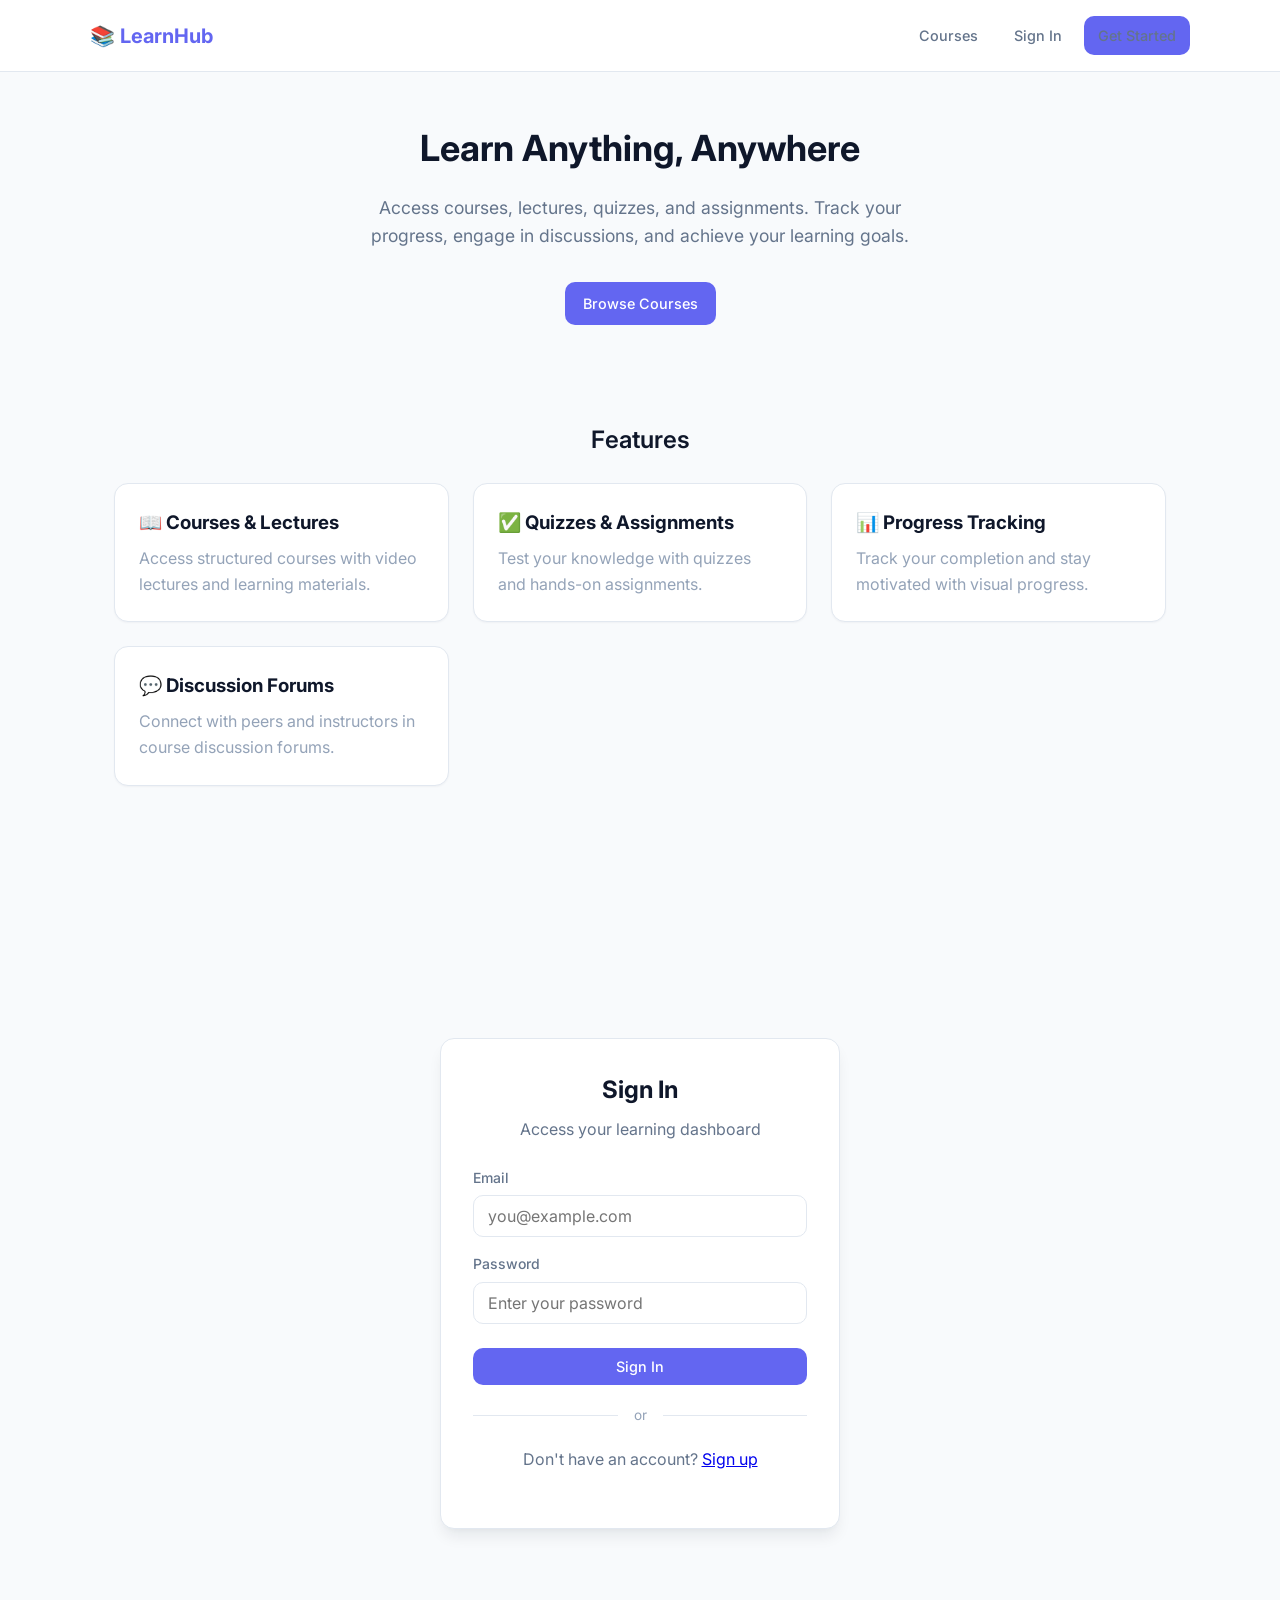
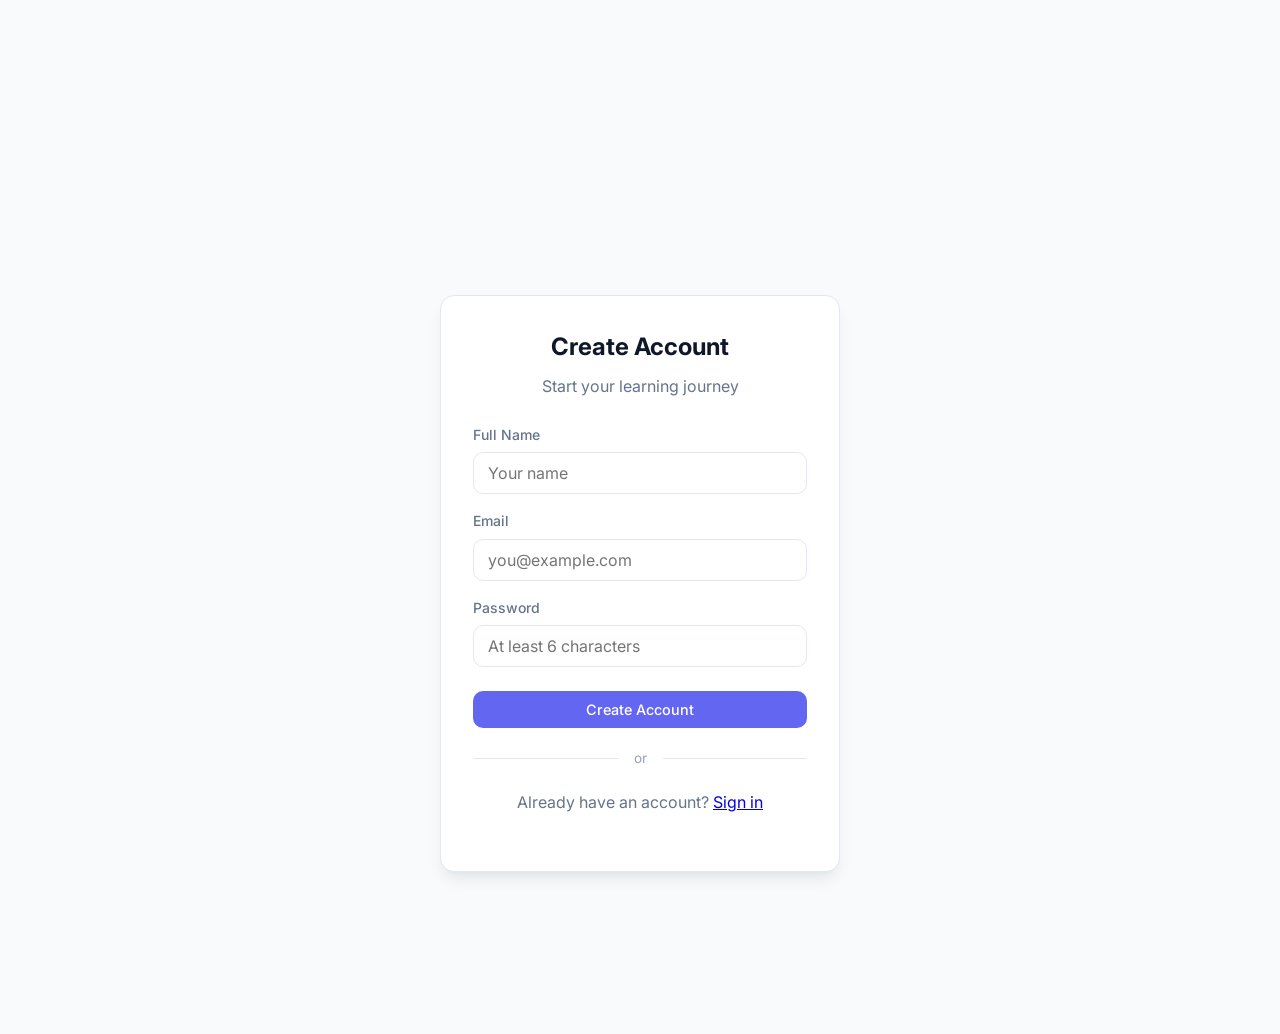
<file: index.html>
<!DOCTYPE html>
<html lang="en">
<head>
  <meta charset="UTF-8">
  <meta name="viewport" content="width=device-width, initial-scale=1.0">

  <title>LearnHub - Online Learning Platform</title>
  <meta name="description" content="LearnHub is an online learning platform for courses, lectures, quizzes, assignments, and progress tracking.">

  <link rel="preconnect" href="https://fonts.googleapis.com">
  <link rel="preconnect" href="https://fonts.gstatic.com" crossorigin>
  <link href="https://fonts.googleapis.com/css2?family=Inter:wght@400;500;600;700&display=swap" rel="stylesheet">

  <!-- Corrected: styles.css is in the repository root -->
  <link rel="stylesheet" href="styles.css">
</head>

<body>
  <nav class="navbar">
    <div class="navbar-inner">
      <a href="index.html" class="nav-brand">📚 LearnHub</a>

      <div class="nav-links" id="navLinks">
        <a href="courses.html">Courses</a>
        <a href="#login" id="loginLink">Sign In</a>
        <a href="#signup" class="btn btn-primary btn-sm" id="signupLink">
          Get Started
        </a>
      </div>
    </div>
  </nav>

  <main>
    <section class="hero">
      <div class="container">
        <h1>Learn Anything, Anywhere</h1>

        <p>
          Access courses, lectures, quizzes, and assignments.
          Track your progress, engage in discussions, and achieve
          your learning goals.
        </p>

        <a href="courses.html" class="btn btn-primary">
          Browse Courses
        </a>
      </div>
    </section>

    <section class="container" style="padding-top: 0;">
      <h2 class="section-title text-center">Features</h2>

      <div class="card-grid" style="margin-top: 24px;">
        <div class="card">
          <h3 style="margin-bottom: 8px;">📖 Courses &amp; Lectures</h3>
          <p class="text-muted">
            Access structured courses with video lectures and learning materials.
          </p>
        </div>

        <div class="card">
          <h3 style="margin-bottom: 8px;">✅ Quizzes &amp; Assignments</h3>
          <p class="text-muted">
            Test your knowledge with quizzes and hands-on assignments.
          </p>
        </div>

        <div class="card">
          <h3 style="margin-bottom: 8px;">📊 Progress Tracking</h3>
          <p class="text-muted">
            Track your completion and stay motivated with visual progress.
          </p>
        </div>

        <div class="card">
          <h3 style="margin-bottom: 8px;">💬 Discussion Forums</h3>
          <p class="text-muted">
            Connect with peers and instructors in course discussion forums.
          </p>
        </div>
      </div>
    </section>

    <!-- Sign In -->
    <section class="container auth-page" id="login" style="padding: 48px 24px;">
      <div class="auth-card">
        <h1>Sign In</h1>
        <p>Access your learning dashboard</p>

        <form id="loginForm">
          <div class="form-group">
            <label for="loginEmail">Email</label>
            <input
              type="email"
              id="loginEmail"
              placeholder="you@example.com"
              autocomplete="email"
              required
            >
          </div>

          <div class="form-group">
            <label for="loginPassword">Password</label>
            <input
              type="password"
              id="loginPassword"
              placeholder="Enter your password"
              autocomplete="current-password"
              required
            >
          </div>

          <button type="submit" class="btn btn-primary">
            Sign In
          </button>
        </form>

        <div class="divider"><span>or</span></div>

        <p class="text-center text-muted">
          Don't have an account?
          <a href="#signup" id="goSignup">Sign up</a>
        </p>
      </div>
    </section>

    <!-- Create Account -->
    <section class="container auth-page" id="signup" style="padding: 48px 24px;">
      <div class="auth-card">
        <h1>Create Account</h1>
        <p>Start your learning journey</p>

        <form id="signupForm">
          <div class="form-group">
            <label for="signupName">Full Name</label>
            <input
              type="text"
              id="signupName"
              placeholder="Your name"
              autocomplete="name"
              required
            >
          </div>

          <div class="form-group">
            <label for="signupEmail">Email</label>
            <input
              type="email"
              id="signupEmail"
              placeholder="you@example.com"
              autocomplete="email"
              required
            >
          </div>

          <div class="form-group">
            <label for="signupPassword">Password</label>
            <input
              type="password"
              id="signupPassword"
              placeholder="At least 6 characters"
              autocomplete="new-password"
              minlength="6"
              required
            >
          </div>

          <button type="submit" class="btn btn-primary">
            Create Account
          </button>
        </form>

        <div class="divider"><span>or</span></div>

        <p class="text-center text-muted">
          Already have an account?
          <a href="#login" id="goLogin">Sign in</a>
        </p>
      </div>
    </section>
  </main>

  <!-- Corrected: data.js is in the repository root -->
  <script src="data.js"></script>

  <script>
    // Check whether a user is already signed in.
    const currentUser = getCurrentUser();

    if (currentUser) {
      window.location.href = 'dashboard.html';
    }

    // Sign In
    document.getElementById('loginForm').addEventListener('submit', function (event) {
      event.preventDefault();

      const users = getUsers();
      const email = document.getElementById('loginEmail').value.trim();
      const password = document.getElementById('loginPassword').value;

      const matchedUser = users.find(function (user) {
        return user.email === email && user.password === password;
      });

      if (matchedUser) {
        const { password: savedPassword, ...safeUser } = matchedUser;
        setCurrentUser(safeUser);
        window.location.href = 'dashboard.html';
      } else {
        alert('Invalid email or password.');
      }
    });

    // Create Account
    document.getElementById('signupForm').addEventListener('submit', function (event) {
      event.preventDefault();

      const users = getUsers();
      const name = document.getElementById('signupName').value.trim();
      const email = document.getElementById('signupEmail').value.trim();
      const password = document.getElementById('signupPassword').value;

      const emailExists = users.some(function (user) {
        return user.email.toLowerCase() === email.toLowerCase();
      });

      if (emailExists) {
        alert('This email is already registered. Please sign in.');
        return;
      }

      const newUser = {
        id: Date.now().toString(),
        name: name,
        email: email,
        password: password
      };

      saveUser(newUser);

      const { password: savedPassword, ...safeUser } = newUser;
      setCurrentUser(safeUser);

      window.location.href = 'dashboard.html';
    });
  </script>
</body>
</html>
</file>
<file: styles.css>
:root {
  --bg-page: #f8fafc;
  --bg-card: #ffffff;
  --bg-input: #f1f5f9;
  --border: #e2e8f0;
  --primary: #6366f1;
  --primary-hover: #4f46e5;
  --primary-light: #e0e7ff;
  --accent: #0ea5e9;
  --success: #059669;
  --success-bg: #d1fae5;
  --text-primary: #0f172a;
  --text-secondary: #64748b;
  --text-muted: #94a3b8;
  --shadow-sm: 0 1px 2px rgba(15, 23, 42, 0.04);
  --shadow-md: 0 4px 6px -1px rgba(15, 23, 42, 0.08), 0 2px 4px -2px rgba(15, 23, 42, 0.04);
  --shadow-lg: 0 10px 15px -3px rgba(15, 23, 42, 0.08), 0 4px 6px -4px rgba(15, 23, 42, 0.04);
  --radius: 10px;
  --radius-lg: 14px;
  --font-sans: 'Inter', system-ui, sans-serif;
}

* { margin: 0; padding: 0; box-sizing: border-box; }

body {
  font-family: var(--font-sans);
  background: var(--bg-page);
  color: var(--text-primary);
  min-height: 100vh;
  line-height: 1.6;
  -webkit-font-smoothing: antialiased;
}

.container {
  max-width: 1100px;
  margin: 0 auto;
  padding: 0 24px 48px;
}

/* Header / Nav */
.navbar {
  background: var(--bg-card);
  border-bottom: 1px solid var(--border);
  padding: 16px 24px;
  position: sticky;
  top: 0;
  z-index: 100;
}

.navbar-inner {
  max-width: 1100px;
  margin: 0 auto;
  display: flex;
  justify-content: space-between;
  align-items: center;
  flex-wrap: wrap;
  gap: 16px;
}

.nav-brand {
  display: flex;
  align-items: center;
  gap: 10px;
  font-weight: 700;
  font-size: 1.25rem;
  color: var(--primary);
  text-decoration: none;
}

.nav-links {
  display: flex;
  gap: 8px;
  align-items: center;
}

.nav-links a {
  padding: 8px 14px;
  color: var(--text-secondary);
  text-decoration: none;
  font-size: 0.9rem;
  font-weight: 500;
  border-radius: var(--radius);
  transition: all 0.15s;
}

.nav-links a:hover { color: var(--primary); background: var(--primary-light); }

.btn {
  display: inline-flex;
  align-items: center;
  gap: 8px;
  padding: 10px 18px;
  border-radius: var(--radius);
  font-family: inherit;
  font-size: 0.9rem;
  font-weight: 500;
  cursor: pointer;
  border: none;
  text-decoration: none;
  transition: all 0.15s;
}

.btn-primary { background: var(--primary); color: white; }

.btn-primary:hover { background: var(--primary-hover); }

.btn-secondary {
  background: var(--bg-input);
  color: var(--text-primary);
  border: 1px solid var(--border);
}

.btn-secondary:hover { background: var(--border); }

.btn-sm { padding: 6px 12px; font-size: 0.85rem; }

/* Hero / Landing */
.hero {
  padding: 48px 0;
  text-align: center;
}

.hero h1 {
  font-size: 2.25rem;
  font-weight: 700;
  margin-bottom: 16px;
  color: var(--text-primary);
}

.hero p {
  font-size: 1.1rem;
  color: var(--text-secondary);
  max-width: 560px;
  margin: 0 auto 32px;
}

/* Cards */
.card {
  background: var(--bg-card);
  border: 1px solid var(--border);
  border-radius: var(--radius-lg);
  padding: 24px;
  box-shadow: var(--shadow-sm);
  transition: box-shadow 0.2s;
}

.card:hover { box-shadow: var(--shadow-md); }

.card-grid {
  display: grid;
  grid-template-columns: repeat(auto-fill, minmax(300px, 1fr));
  gap: 24px;
}

.course-card {
  background: var(--bg-card);
  border: 1px solid var(--border);
  border-radius: var(--radius-lg);
  overflow: hidden;
  transition: all 0.2s;
}

.course-card:hover { box-shadow: var(--shadow-md); transform: translateY(-2px); }

.course-card-img {
  height: 160px;
  background: linear-gradient(135deg, var(--primary) 0%, var(--accent) 100%);
  display: flex;
  align-items: center;
  justify-content: center;
  font-size: 3rem;
  color: rgba(255,255,255,0.9);
}

.course-card-body { padding: 20px; }

.course-card h3 { font-size: 1.1rem; margin-bottom: 8px; }

.course-card .meta { font-size: 0.85rem; color: var(--text-muted); margin-bottom: 12px; }

.course-card .progress-bar {
  height: 6px;
  background: var(--bg-input);
  border-radius: 3px;
  overflow: hidden;
  margin-bottom: 12px;
}

.course-card .progress-fill {
  height: 100%;
  background: var(--primary);
  border-radius: 3px;
  transition: width 0.3s;
}

/* Forms */
.form-group { margin-bottom: 16px; }

.form-group label {
  display: block;
  font-size: 0.875rem;
  font-weight: 500;
  color: var(--text-secondary);
  margin-bottom: 6px;
}

.form-group input, .form-group textarea, .form-group select {
  width: 100%;
  padding: 10px 14px;
  border: 1px solid var(--border);
  border-radius: var(--radius);
  font-size: 1rem;
  font-family: inherit;
}

.form-group input:focus, .form-group textarea:focus {
  outline: none;
  border-color: var(--primary);
  box-shadow: 0 0 0 3px rgba(99, 102, 241, 0.2);
}

/* Sections */
.section-title { font-size: 1.5rem; font-weight: 600; margin-bottom: 20px; }

.page-header { margin-bottom: 32px; }

.page-header h1 { font-size: 1.75rem; margin-bottom: 8px; }

.page-header p { color: var(--text-secondary); }

/* Tabs */
.tabs {
  display: flex;
  gap: 4px;
  border-bottom: 1px solid var(--border);
  margin-bottom: 24px;
  flex-wrap: wrap;
}

.tab {
  padding: 12px 20px;
  border: none;
  background: none;
  color: var(--text-secondary);
  font-size: 0.95rem;
  font-weight: 500;
  cursor: pointer;
  border-bottom: 2px solid transparent;
  margin-bottom: -1px;
  transition: all 0.15s;
}

.tab:hover { color: var(--text-primary); }

.tab.active { color: var(--primary); border-bottom-color: var(--primary); }

/* Forum */
.forum-post {
  padding: 16px;
  border: 1px solid var(--border);
  border-radius: var(--radius);
  margin-bottom: 12px;
  background: var(--bg-card);
}

.forum-post-header {
  display: flex;
  justify-content: space-between;
  align-items: center;
  margin-bottom: 8px;
}

.forum-post-author { font-weight: 600; font-size: 0.9rem; }

.forum-post-date { font-size: 0.8rem; color: var(--text-muted); }

.forum-post-content { color: var(--text-secondary); font-size: 0.95rem; }

/* Quiz */
.quiz-option {
  display: block;
  width: 100%;
  padding: 14px 16px;
  margin-bottom: 10px;
  border: 2px solid var(--border);
  border-radius: var(--radius);
  background: var(--bg-card);
  cursor: pointer;
  text-align: left;
  font-size: 1rem;
  transition: all 0.15s;
}

.quiz-option:hover { border-color: var(--primary); }

.quiz-option.selected { border-color: var(--primary); background: var(--primary-light); }

.quiz-option.correct { border-color: var(--success); background: var(--success-bg); }

/* Progress */
.progress-ring {
  width: 80px;
  height: 80px;
  border-radius: 50%;
  background: conic-gradient(var(--primary) var(--p, 0%), var(--bg-input) 0);
  display: flex;
  align-items: center;
  justify-content: center;
}

.progress-ring-inner {
  width: 64px;
  height: 64px;
  background: var(--bg-card);
  border-radius: 50%;
  display: flex;
  align-items: center;
  justify-content: center;
  font-weight: 700;
  font-size: 1.1rem;
}

/* Auth pages */
.auth-page {
  min-height: 100vh;
  display: flex;
  align-items: center;
  justify-content: center;
  padding: 24px;
}

.auth-card {
  width: 100%;
  max-width: 400px;
  padding: 32px;
  background: var(--bg-card);
  border-radius: var(--radius-lg);
  border: 1px solid var(--border);
  box-shadow: var(--shadow-lg);
}

.auth-card h1 { font-size: 1.5rem; margin-bottom: 8px; text-align: center; }

.auth-card > p { color: var(--text-secondary); text-align: center; margin-bottom: 24px; }

.auth-card .btn { width: 100%; justify-content: center; margin-top: 8px; }

.divider {
  display: flex;
  align-items: center;
  gap: 16px;
  margin: 20px 0;
}

.divider::before, .divider::after {
  content: '';
  flex: 1;
  height: 1px;
  background: var(--border);
}

.divider span { font-size: 0.85rem; color: var(--text-muted); }

/* Utils */
.mt-1 { margin-top: 8px; }
.mt-2 { margin-top: 16px; }
.mb-2 { margin-bottom: 16px; }
.text-muted { color: var(--text-muted); }
.text-center { text-align: center; }

@media (max-width: 640px) {
  .card-grid { grid-template-columns: 1fr; }
  .navbar-inner { flex-direction: column; align-items: stretch; }
}
</file>
